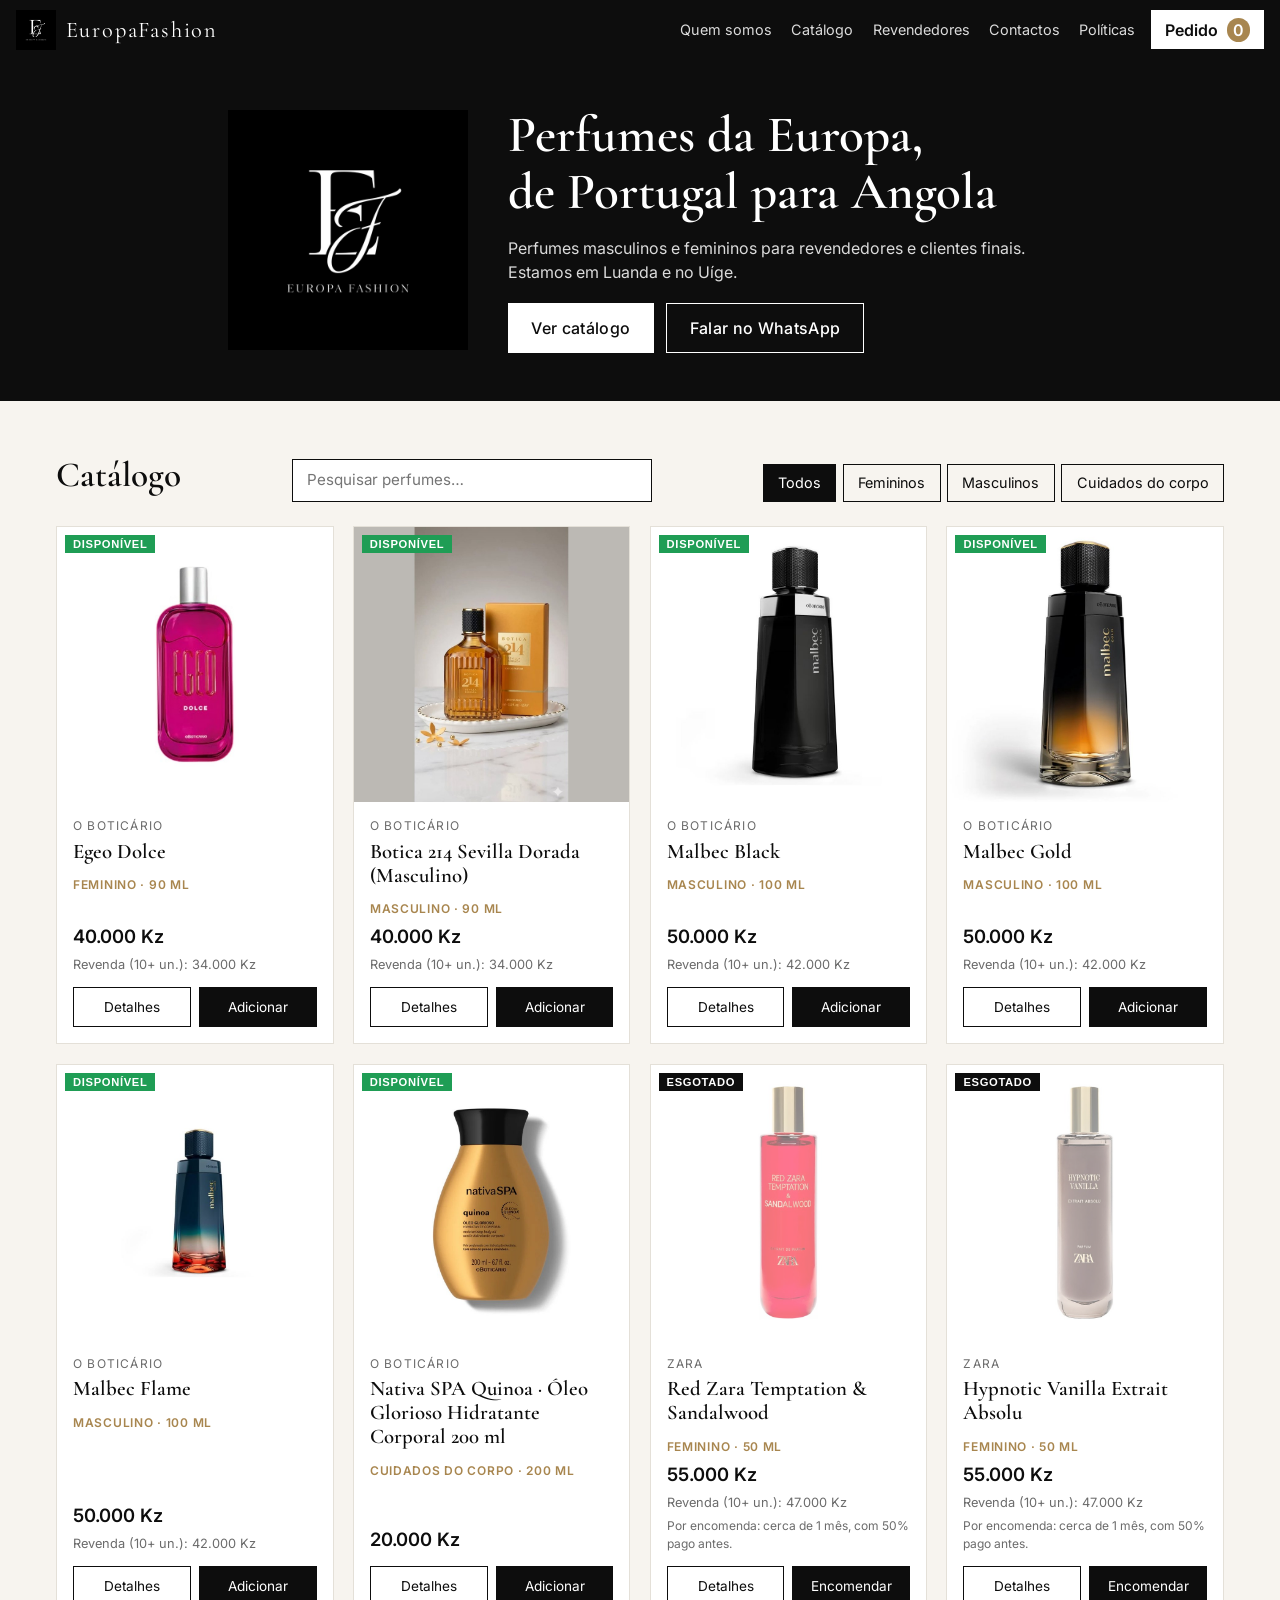
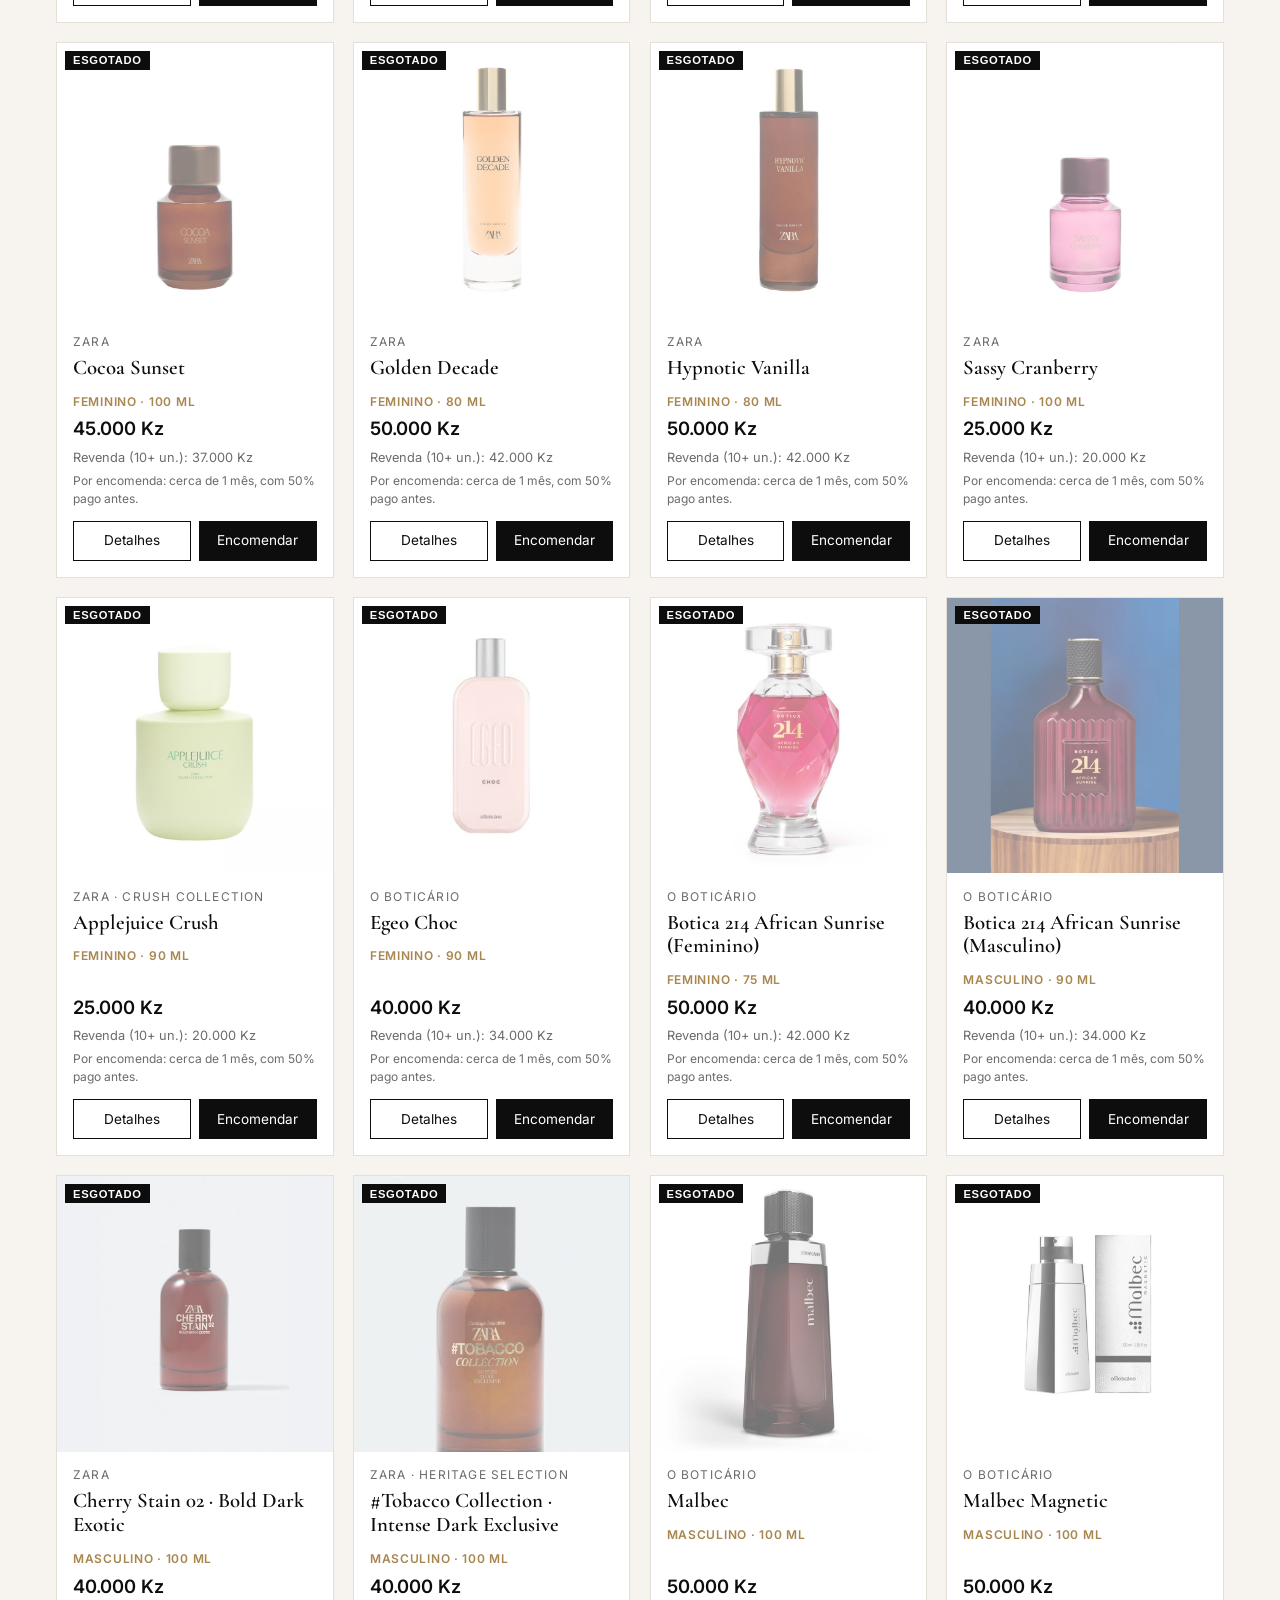
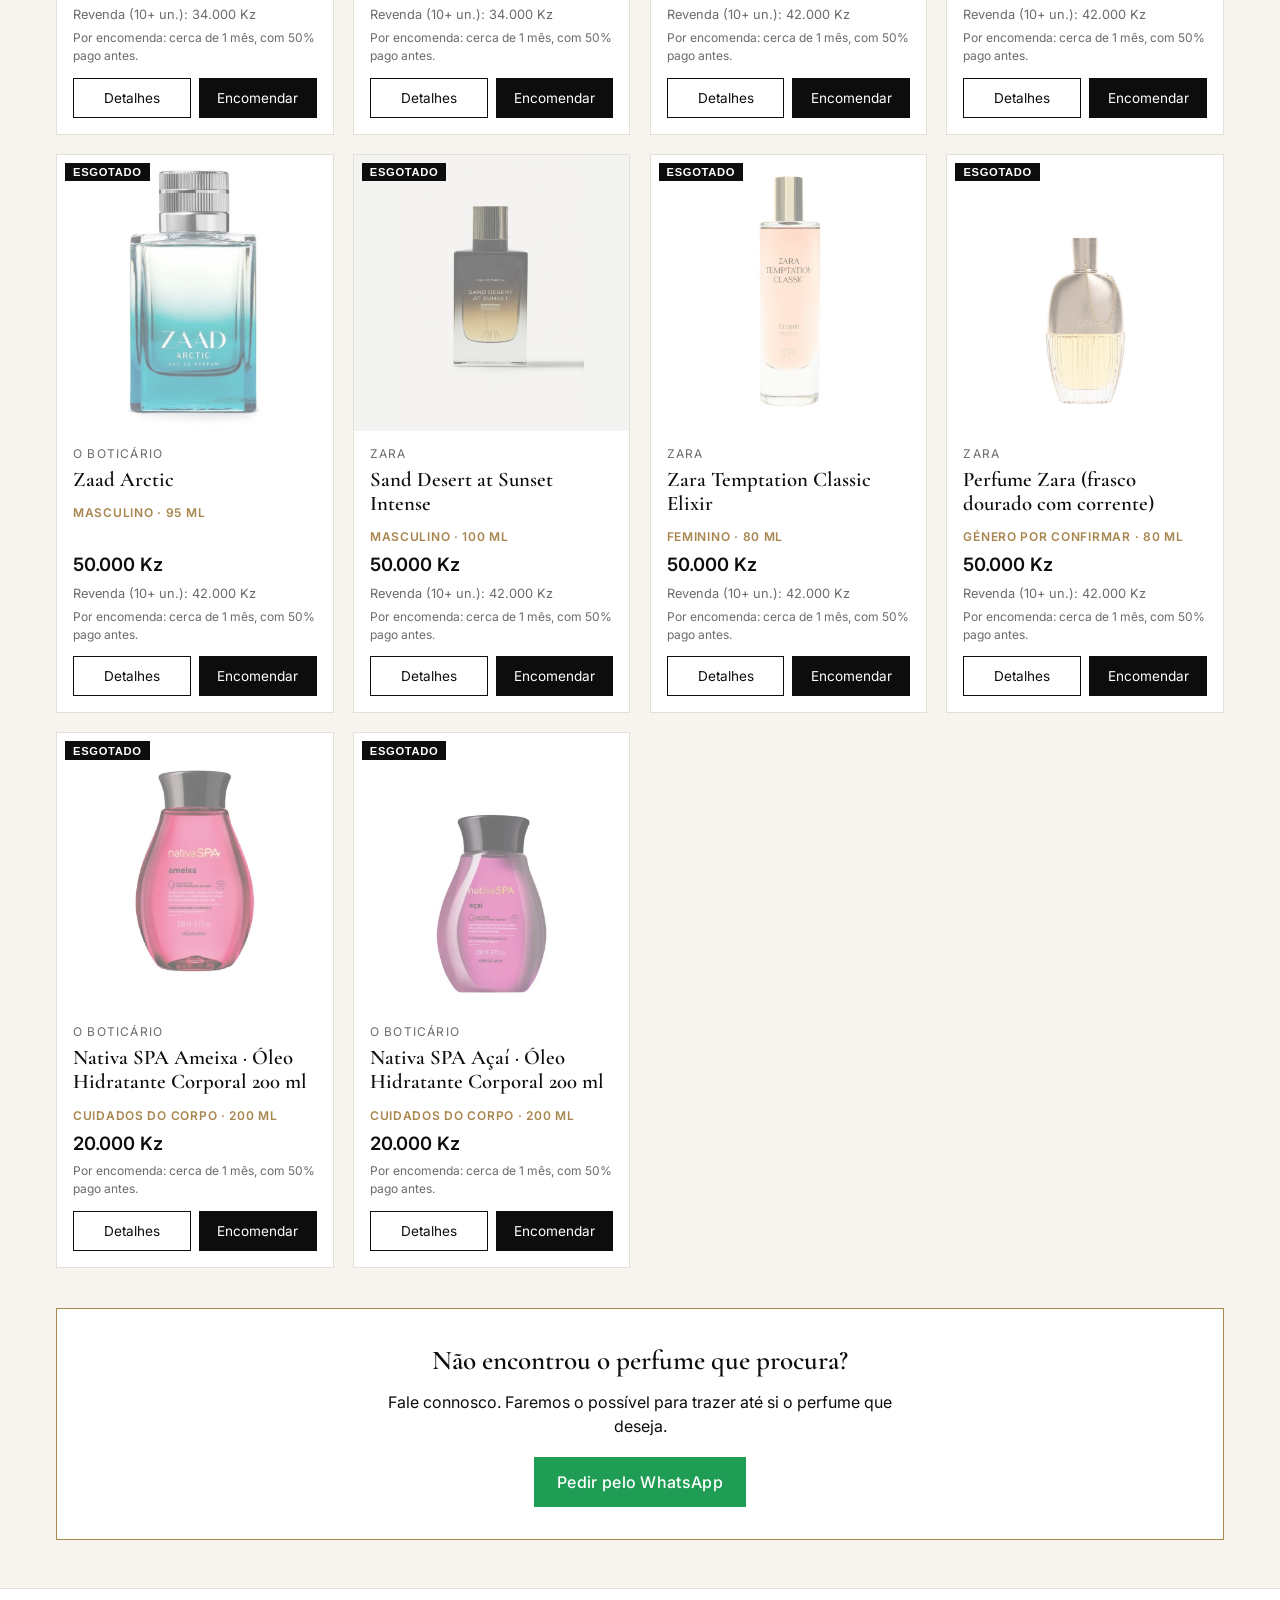
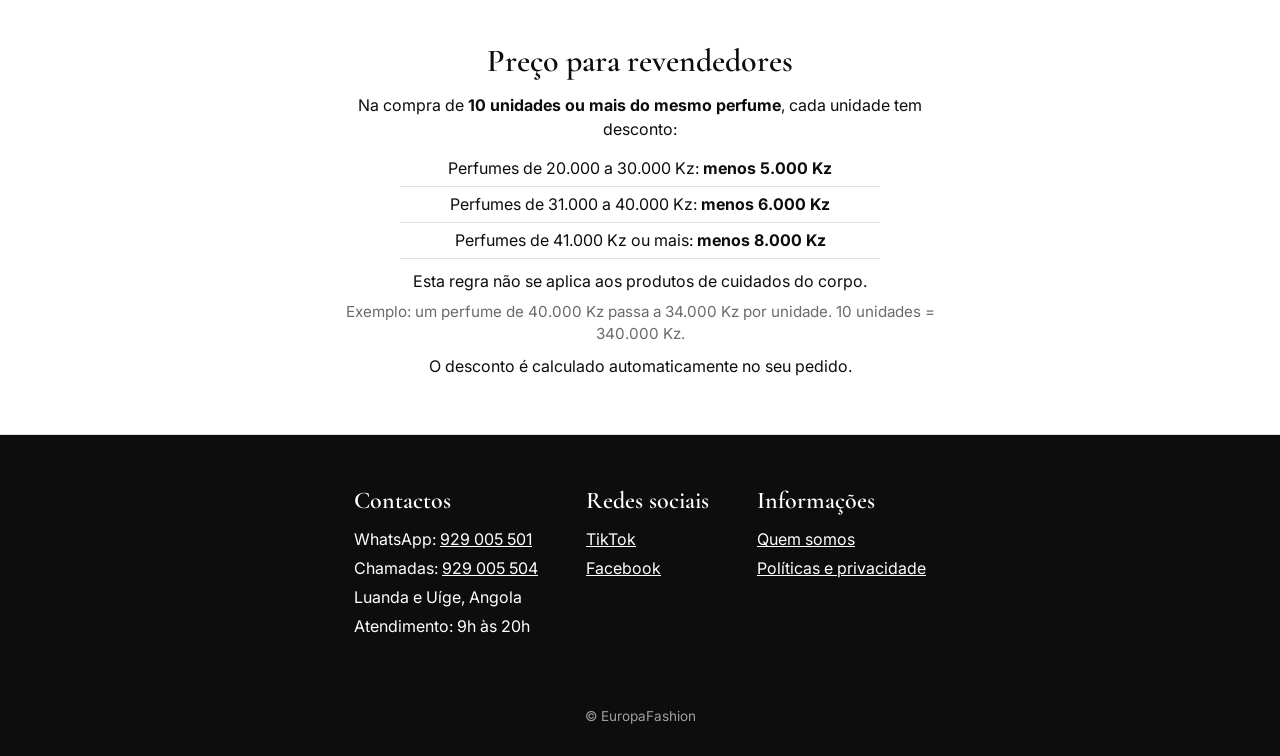
<file: index.html>
<!doctype html>
<html lang="pt">
<head>
<meta charset="utf-8">
<meta name="viewport" content="width=device-width, initial-scale=1">
<title>EuropaFashion · Perfumes</title>
<meta name="description" content="EuropaFashion: perfumes masculinos e femininos trazidos da Europa (Portugal) para Angola. Venda a revendedores e a clientes finais em Luanda e Uíge.">
<link rel="icon" href="imagens/logotipo.jpg">
<link rel="preconnect" href="https://fonts.googleapis.com">
<link rel="preconnect" href="https://fonts.gstatic.com" crossorigin>
<link href="https://fonts.googleapis.com/css2?family=Cormorant+Garamond:wght@500;600&family=Inter:wght@400;500;600&display=swap" rel="stylesheet">
<link rel="stylesheet" href="estilos.css?v=14">
</head>
<body>

<header class="topo">
  <a href="#" class="marca"><img src="imagens/logotipo.jpg" alt="EuropaFashion"><span>EuropaFashion</span></a>
  <button class="btn-menu" id="botaoMenu" aria-expanded="false" aria-controls="menuPrincipal">☰ Menu</button>
  <nav id="menuPrincipal">
    <a href="sobre.html">Quem somos</a>
    <a href="#catalogo">Catálogo</a>
    <a href="#revendedores">Revendedores</a>
    <a href="#contactos">Contactos</a>
    <a href="politicas.html">Políticas</a>
  </nav>
  <button class="btn-carrinho" id="abrirCarrinho" aria-label="Abrir pedido">Pedido <span id="contador">0</span></button>
</header>

<section class="destaque">
  <img src="imagens/logotipo.jpg" alt="Logotipo EuropaFashion" class="destaque-logo">
  <div>
    <h1>Perfumes da Europa,<br>de Portugal para Angola</h1>
    <p>Perfumes masculinos e femininos para revendedores e clientes finais. Estamos em Luanda e no Uíge.</p>
    <div class="destaque-acoes">
      <a href="#catalogo" class="btn">Ver catálogo</a>
      <a href="https://wa.me/244929005501" class="btn btn-claro" target="_blank" rel="noopener">Falar no WhatsApp</a>
    </div>
  </div>
</section>

<main id="catalogo" class="catalogo">
  <div class="catalogo-cabecalho">
    <h2>Catálogo</h2>
    <input type="search" id="pesquisa" class="pesquisa" placeholder="Pesquisar perfumes…" aria-label="Pesquisar perfumes">
    <div class="filtros" role="tablist">
      <button class="ativo" data-filtro="todos">Todos</button>
      <button data-filtro="feminino">Femininos</button>
      <button data-filtro="masculino">Masculinos</button>
      <button data-filtro="corpo"><span class="so-desktop">Cuidados do corpo</span><span class="so-movel">Corpo</span></button>
    </div>
  </div>
  <div class="grelha" id="grelha"></div>
  <div class="pedido-especial">
    <h3>Não encontrou o perfume que procura?</h3>
    <p>Fale connosco. Faremos o possível para trazer até si o perfume que deseja.</p>
    <a href="https://wa.me/244929005501?text=Ol%C3%A1%20EuropaFashion!%20Procuro%20um%20perfume%20que%20n%C3%A3o%20est%C3%A1%20no%20cat%C3%A1logo%3A%20" class="btn btn-whats" target="_blank" rel="noopener">Pedir pelo WhatsApp</a>
  </div>
</main>

<section id="revendedores" class="revenda">
  <h2>Preço para revendedores</h2>
  <p>Na compra de <strong>10 unidades ou mais do mesmo perfume</strong>, cada unidade tem desconto:</p>
  <ul class="escaloes">
    <li>Perfumes de 20.000 a 30.000 Kz: <strong>menos 5.000 Kz</strong></li>
    <li>Perfumes de 31.000 a 40.000 Kz: <strong>menos 6.000 Kz</strong></li>
    <li>Perfumes de 41.000 Kz ou mais: <strong>menos 8.000 Kz</strong></li>
  </ul>
  <p>Esta regra não se aplica aos produtos de cuidados do corpo.</p>
  <p class="exemplo">Exemplo: um perfume de 40.000 Kz passa a 34.000 Kz por unidade. 10 unidades = 340.000 Kz.</p>
  <p>O desconto é calculado automaticamente no seu pedido.</p>
</section>

<footer id="contactos" class="rodape">
  <div>
    <h2>Contactos</h2>
    <p>WhatsApp: <a href="https://wa.me/244929005501" target="_blank" rel="noopener">929 005 501</a></p>
    <p>Chamadas: <a href="tel:+244929005504">929 005 504</a></p>
    <p>Luanda e Uíge, Angola</p>
    <p>Atendimento: 9h às 20h</p>
  </div>
  <div>
    <h2>Redes sociais</h2>
    <p><a href="https://www.tiktok.com/@maria.vita523?_r=1&_t=ZS-9Apds10bwgr" target="_blank" rel="noopener">TikTok</a></p>
    <p><a href="https://www.facebook.com/share/19UxgAJNhX/?mibextid=wwXIfr" target="_blank" rel="noopener">Facebook</a></p>
  </div>
  <div>
    <h2>Informações</h2>
    <p><a href="sobre.html">Quem somos</a></p>
    <p><a href="politicas.html">Políticas e privacidade</a></p>
  </div>
  <p class="copy">© EuropaFashion</p>
</footer>

<!-- Detalhe do produto -->
<dialog id="detalhe"></dialog>

<!-- Pedido -->
<aside class="painel" id="painel" aria-hidden="true">
  <div class="painel-topo">
    <h2>O seu pedido</h2>
    <button id="fecharCarrinho" aria-label="Fechar">✕</button>
  </div>
  <div id="itens"></div>
  <div class="painel-fim">
    <p class="total">Total: <strong id="total">0 Kz</strong></p>
    <button class="btn btn-whats" id="enviarPedido">Enviar pedido pelo WhatsApp</button>
    <p class="nota">O pedido é enviado para o nosso WhatsApp (929 005 501) para confirmação. Consulte as <a href="politicas.html">políticas de pagamento e entrega</a>.</p>
  </div>
</aside>
<div class="sombra" id="sombra"></div>

<script src="produtos.js?v=14"></script>
<script src="loja.js?v=14"></script>
<script src="menu.js?v=14"></script>
</body>
</html>
</file>
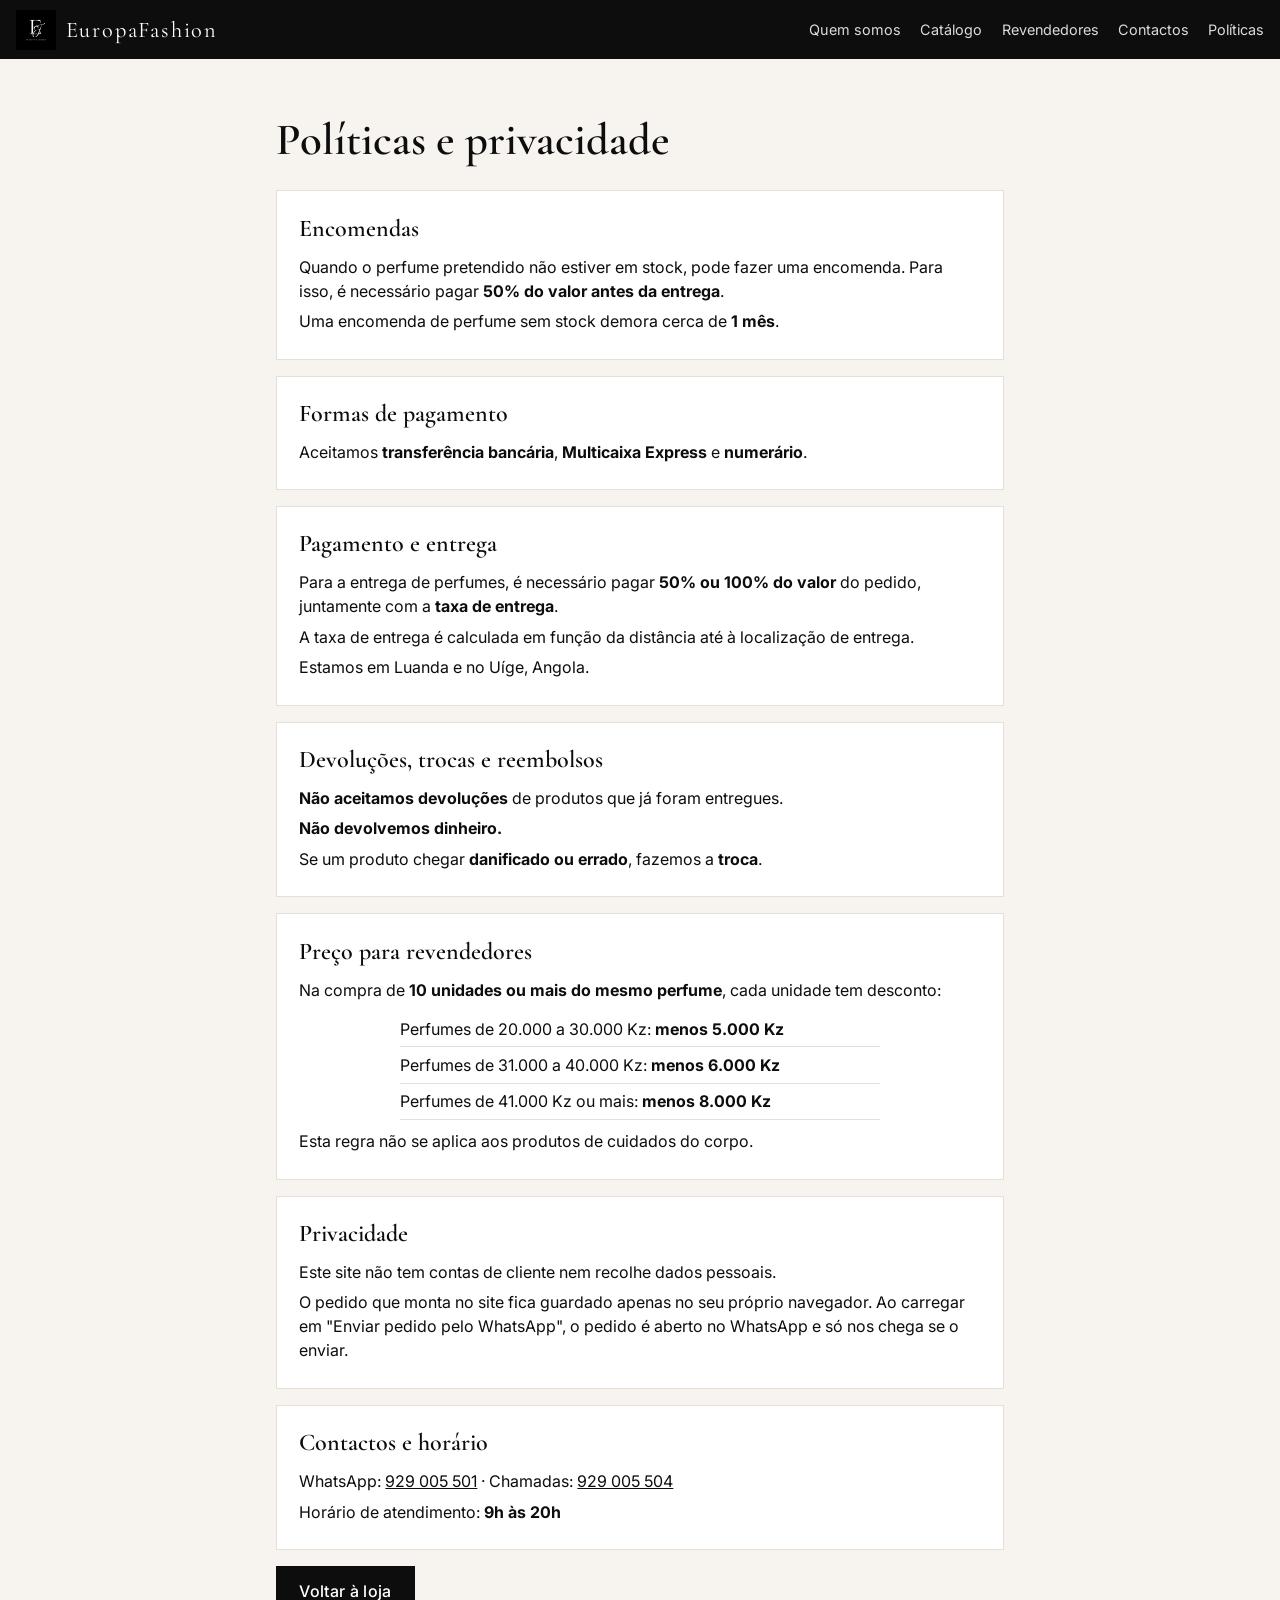
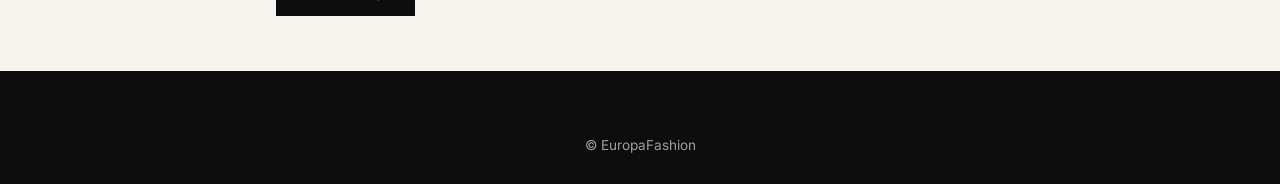
<file: politicas.html>
<!doctype html>
<html lang="pt">
<head>
<meta charset="utf-8">
<meta name="viewport" content="width=device-width, initial-scale=1">
<title>Políticas e privacidade · EuropaFashion</title>
<link rel="icon" href="imagens/logotipo.jpg">
<link rel="preconnect" href="https://fonts.googleapis.com">
<link rel="preconnect" href="https://fonts.gstatic.com" crossorigin>
<link href="https://fonts.googleapis.com/css2?family=Cormorant+Garamond:wght@500;600&family=Inter:wght@400;500;600&display=swap" rel="stylesheet">
<link rel="stylesheet" href="estilos.css?v=14">
</head>
<body>

<header class="topo">
  <a href="index.html" class="marca"><img src="imagens/logotipo.jpg" alt="EuropaFashion"><span>EuropaFashion</span></a>
  <button class="btn-menu" id="botaoMenu" aria-expanded="false" aria-controls="menuPrincipal">☰ Menu</button>
  <nav id="menuPrincipal">
    <a href="sobre.html">Quem somos</a>
    <a href="index.html#catalogo">Catálogo</a>
    <a href="index.html#revendedores">Revendedores</a>
    <a href="index.html#contactos">Contactos</a>
    <a href="politicas.html">Políticas</a>
  </nav>
</header>

<main class="politicas">
  <h1>Políticas e privacidade</h1>

  <section>
    <h2>Encomendas</h2>
    <p>Quando o perfume pretendido não estiver em stock, pode fazer uma encomenda. Para isso, é necessário pagar <strong>50% do valor antes da entrega</strong>.</p>
    <p>Uma encomenda de perfume sem stock demora cerca de <strong>1 mês</strong>.</p>
  </section>

  <section>
    <h2>Formas de pagamento</h2>
    <p>Aceitamos <strong>transferência bancária</strong>, <strong>Multicaixa Express</strong> e <strong>numerário</strong>.</p>
  </section>

  <section>
    <h2>Pagamento e entrega</h2>
    <p>Para a entrega de perfumes, é necessário pagar <strong>50% ou 100% do valor</strong> do pedido, juntamente com a <strong>taxa de entrega</strong>.</p>
    <p>A taxa de entrega é calculada em função da distância até à localização de entrega.</p>
    <p>Estamos em Luanda e no Uíge, Angola.</p>
  </section>

  <section>
    <h2>Devoluções, trocas e reembolsos</h2>
    <p><strong>Não aceitamos devoluções</strong> de produtos que já foram entregues.</p>
    <p><strong>Não devolvemos dinheiro.</strong></p>
    <p>Se um produto chegar <strong>danificado ou errado</strong>, fazemos a <strong>troca</strong>.</p>
  </section>

  <section>
    <h2>Preço para revendedores</h2>
    <p>Na compra de <strong>10 unidades ou mais do mesmo perfume</strong>, cada unidade tem desconto:</p>
    <ul class="escaloes">
      <li>Perfumes de 20.000 a 30.000 Kz: <strong>menos 5.000 Kz</strong></li>
      <li>Perfumes de 31.000 a 40.000 Kz: <strong>menos 6.000 Kz</strong></li>
      <li>Perfumes de 41.000 Kz ou mais: <strong>menos 8.000 Kz</strong></li>
    </ul>
    <p>Esta regra não se aplica aos produtos de cuidados do corpo.</p>
  </section>

  <section>
    <h2>Privacidade</h2>
    <p>Este site não tem contas de cliente nem recolhe dados pessoais.</p>
    <p>O pedido que monta no site fica guardado apenas no seu próprio navegador. Ao carregar em "Enviar pedido pelo WhatsApp", o pedido é aberto no WhatsApp e só nos chega se o enviar.</p>
  </section>

  <section>
    <h2>Contactos e horário</h2>
    <p>WhatsApp: <a href="https://wa.me/244929005501" target="_blank" rel="noopener">929 005 501</a> · Chamadas: <a href="tel:+244929005504">929 005 504</a></p>
    <p>Horário de atendimento: <strong>9h às 20h</strong></p>
  </section>

  <p><a href="index.html" class="btn">Voltar à loja</a></p>
</main>

<footer class="rodape">
  <p class="copy">© EuropaFashion</p>
</footer>
<script src="menu.js?v=14"></script>
</body>
</html>
</file>
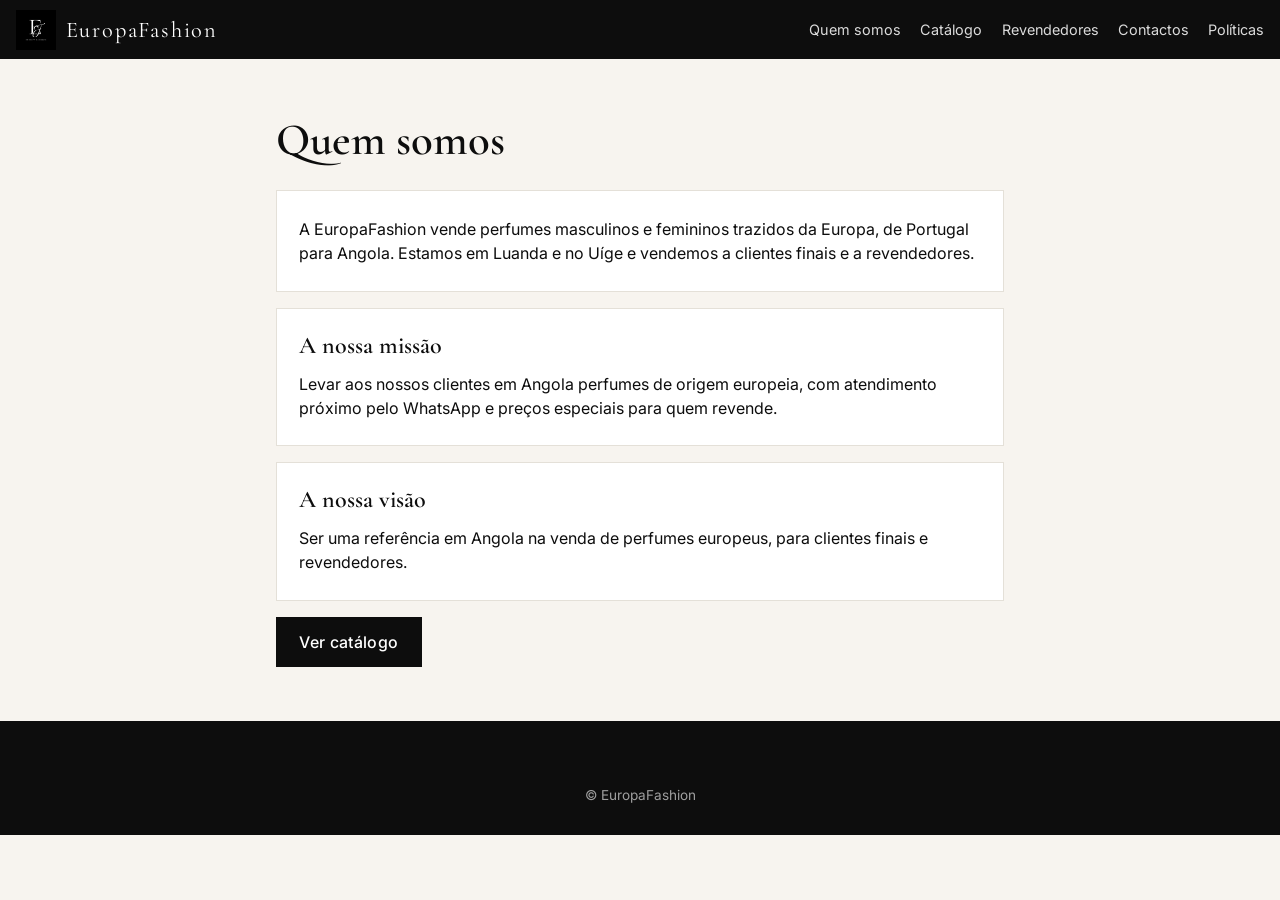
<file: sobre.html>
<!doctype html>
<html lang="pt">
<head>
<meta charset="utf-8">
<meta name="viewport" content="width=device-width, initial-scale=1">
<title>Quem somos · EuropaFashion</title>
<link rel="icon" href="imagens/logotipo.jpg">
<link rel="preconnect" href="https://fonts.googleapis.com">
<link rel="preconnect" href="https://fonts.gstatic.com" crossorigin>
<link href="https://fonts.googleapis.com/css2?family=Cormorant+Garamond:wght@500;600&family=Inter:wght@400;500;600&display=swap" rel="stylesheet">
<link rel="stylesheet" href="estilos.css?v=14">
</head>
<body>

<header class="topo">
  <a href="index.html" class="marca"><img src="imagens/logotipo.jpg" alt="EuropaFashion"><span>EuropaFashion</span></a>
  <button class="btn-menu" id="botaoMenu" aria-expanded="false" aria-controls="menuPrincipal">☰ Menu</button>
  <nav id="menuPrincipal">
    <a href="sobre.html">Quem somos</a>
    <a href="index.html#catalogo">Catálogo</a>
    <a href="index.html#revendedores">Revendedores</a>
    <a href="index.html#contactos">Contactos</a>
    <a href="politicas.html">Políticas</a>
  </nav>
</header>

<main class="politicas">
  <h1>Quem somos</h1>

  <section>
    <p>A EuropaFashion vende perfumes masculinos e femininos trazidos da Europa, de Portugal para Angola. Estamos em Luanda e no Uíge e vendemos a clientes finais e a revendedores.</p>
  </section>

  <section>
    <h2>A nossa missão</h2>
    <p>Levar aos nossos clientes em Angola perfumes de origem europeia, com atendimento próximo pelo WhatsApp e preços especiais para quem revende.</p>
  </section>

  <section>
    <h2>A nossa visão</h2>
    <p>Ser uma referência em Angola na venda de perfumes europeus, para clientes finais e revendedores.</p>
  </section>

  <p><a href="index.html#catalogo" class="btn">Ver catálogo</a></p>
</main>

<footer class="rodape">
  <p class="copy">© EuropaFashion</p>
</footer>
<script src="menu.js?v=14"></script>
</body>
</html>
</file>
<file: estilos.css>
:root {
  --preto: #0d0d0d;
  --branco: #ffffff;
  --creme: #f7f4ef;
  --cinza: #6b6b6b;
  --linha: #e4e0d8;
  --dourado: #a8864f;
  --whats: #1f9d55;
}
* { box-sizing: border-box; }
html { scroll-behavior: smooth; }
body {
  margin: 0;
  font-family: "Inter", system-ui, sans-serif;
  color: var(--preto);
  background: var(--creme);
  line-height: 1.5;
}
h1, h2, h3 { font-family: "Cormorant Garamond", Georgia, serif; font-weight: 600; margin: 0 0 .5rem; }
a { color: inherit; }
img { max-width: 100%; display: block; }

.btn {
  display: inline-block; padding: .75rem 1.4rem; border: 1px solid var(--preto);
  background: var(--preto); color: var(--branco); text-decoration: none; font: inherit;
  font-weight: 500; cursor: pointer; letter-spacing: .02em;
}
.btn-claro { background: transparent; color: var(--branco); border-color: var(--branco); }
.btn-whats { background: var(--whats); border-color: var(--whats); width: 100%; }

/* Topo */
.topo {
  position: sticky; top: 0; z-index: 10; display: flex; align-items: center; gap: 1rem;
  padding: .6rem 1rem; background: var(--preto); color: var(--branco);
}
.marca { display: flex; align-items: center; gap: .6rem; text-decoration: none; margin-right: auto; }
.marca img { width: 40px; height: 40px; }
.marca span { font-family: "Cormorant Garamond", serif; font-size: 1.4rem; letter-spacing: .08em; }
.topo nav { display: flex; gap: 1.2rem; }
.topo nav a { text-decoration: none; font-size: .9rem; opacity: .85; }
.topo nav a:hover { opacity: 1; }
.btn-carrinho {
  background: var(--branco); color: var(--preto); border: 0; padding: .45rem .9rem; font: inherit;
  font-weight: 600; cursor: pointer;
}
.btn-carrinho span { display: inline-block; min-width: 1.4em; background: var(--dourado); color: #fff; border-radius: 1em; padding: 0 .35em; margin-left: .3em; }

/* Destaque */
.destaque {
  display: flex; align-items: center; gap: 2.5rem; padding: 3rem 1rem;
  background: var(--preto); color: var(--branco); justify-content: center;
}
.destaque-logo { width: 240px; }
.destaque h1 { font-size: clamp(2rem, 5vw, 3.2rem); line-height: 1.1; }
.destaque p { max-width: 34rem; opacity: .85; }
.destaque-acoes { display: flex; gap: .8rem; flex-wrap: wrap; margin-top: 1.2rem; }
.destaque .btn:first-child { background: var(--branco); color: var(--preto); border-color: var(--branco); }

/* Catálogo */
.catalogo { max-width: 1200px; margin: 0 auto; padding: 3rem 1rem; }
.catalogo-cabecalho { display: flex; justify-content: space-between; align-items: end; flex-wrap: wrap; gap: 1rem; margin-bottom: 1.5rem; }
.catalogo h2 { font-size: 2.2rem; margin: 0; }
.filtros { display: flex; gap: .4rem; flex-wrap: wrap; }
.filtros button {
  border: 1px solid var(--preto); background: transparent; padding: .45rem .9rem; font: inherit;
  font-size: .9rem; cursor: pointer;
}
.filtros button.ativo { background: var(--preto); color: var(--branco); }

.grelha { display: grid; grid-template-columns: repeat(auto-fill, minmax(230px, 1fr)); gap: 1.2rem; }
.cartao { background: var(--branco); border: 1px solid var(--linha); display: flex; flex-direction: column; }
.cartao-img { aspect-ratio: 1; background: #fff; cursor: pointer; border: 0; padding: 0; }
.cartao-img img { width: 100%; height: 100%; object-fit: contain; }
.cartao-corpo { padding: .9rem 1rem 1rem; display: flex; flex-direction: column; gap: .3rem; flex: 1; }
.cartao-marca { font-size: .75rem; letter-spacing: .1em; text-transform: uppercase; color: var(--cinza); }
.cartao h3 { font-size: 1.3rem; line-height: 1.15; }
.etiqueta { font-size: .75rem; color: var(--dourado); font-weight: 600; text-transform: uppercase; letter-spacing: .06em; }
.preco { font-size: 1.15rem; font-weight: 600; margin-top: auto; }
.preco-revenda { font-size: .8rem; color: var(--cinza); }
.cartao-acoes { display: flex; gap: .5rem; margin-top: .5rem; }
.cartao-acoes button { flex: 1; padding: .55rem; font: inherit; font-size: .85rem; cursor: pointer; border: 1px solid var(--preto); background: transparent; }
.cartao-acoes .adicionar { background: var(--preto); color: var(--branco); }

/* Detalhe */
dialog { border: 0; padding: 0; max-width: 820px; width: calc(100% - 2rem); }
dialog::backdrop { background: rgba(0,0,0,.6); }
.detalhe { display: grid; grid-template-columns: 1fr 1.2fr; }
.detalhe img { width: 100%; height: 100%; object-fit: contain; background: #fff; }
.detalhe-texto { padding: 1.6rem; position: relative; }
.detalhe-texto .fechar { position: absolute; top: .6rem; right: .8rem; background: none; border: 0; font-size: 1.3rem; cursor: pointer; }
.detalhe-texto h3 { font-size: 1.8rem; padding-right: 1.5rem; }
.detalhe dl { margin: 1rem 0; font-size: .92rem; }
.detalhe dt { font-weight: 600; margin-top: .5rem; }
.detalhe dd { margin: 0; }
.aviso { background: var(--creme); border-left: 3px solid var(--dourado); padding: .7rem .9rem; font-size: .9rem; }
.fonte { font-size: .8rem; color: var(--cinza); }

/* Revendedores */
.revenda { background: var(--branco); border-top: 1px solid var(--linha); border-bottom: 1px solid var(--linha); padding: 3rem 1rem; text-align: center; }
.revenda h2 { font-size: 2rem; }
.revenda p { max-width: 40rem; margin: .5rem auto; }
.revenda .exemplo { color: var(--cinza); font-size: .95rem; }

/* Rodapé */
.rodape { background: var(--preto); color: var(--branco); padding: 3rem 1rem 1.5rem; display: flex; flex-wrap: wrap; gap: 3rem; justify-content: center; }
.rodape h2 { font-size: 1.5rem; }
.rodape p { margin: .3rem 0; }
.rodape .copy { width: 100%; text-align: center; opacity: .6; font-size: .85rem; margin-top: 1rem; }

/* Pedido */
.painel {
  position: fixed; top: 0; right: 0; bottom: 0; width: min(420px, 100%); background: var(--branco);
  z-index: 30; transform: translateX(100%); transition: transform .25s; display: flex; flex-direction: column;
}
.painel.aberto { transform: none; }
.painel-topo { display: flex; justify-content: space-between; align-items: center; padding: 1rem; border-bottom: 1px solid var(--linha); }
.painel-topo h2 { margin: 0; }
.painel-topo button { background: none; border: 0; font-size: 1.3rem; cursor: pointer; }
#itens { flex: 1; overflow-y: auto; padding: 0 1rem; }
.item { display: grid; grid-template-columns: 60px 1fr; gap: .8rem; padding: .9rem 0; border-bottom: 1px solid var(--linha); }
.item img { width: 60px; height: 60px; object-fit: contain; }
.item-nome { font-weight: 600; font-size: .92rem; }
.item-preco { font-size: .85rem; color: var(--cinza); }
.item-revenda { font-size: .78rem; color: var(--whats); font-weight: 600; }
.qtd { display: flex; align-items: center; gap: .4rem; margin-top: .3rem; }
.qtd button { width: 28px; height: 28px; border: 1px solid var(--preto); background: none; cursor: pointer; }
.qtd input { width: 52px; text-align: center; height: 28px; border: 1px solid var(--linha); font: inherit; }
.qtd .remover { width: auto; border: 0; text-decoration: underline; font-size: .8rem; margin-left: auto; }
.vazio { color: var(--cinza); padding: 2rem 0; text-align: center; }
.painel-fim { padding: 1rem; border-top: 1px solid var(--linha); }
.total { font-size: 1.15rem; margin: 0 0 .8rem; }
.nota { font-size: .8rem; color: var(--cinza); margin: .6rem 0 0; }
.sombra { position: fixed; inset: 0; background: rgba(0,0,0,.45); z-index: 20; display: none; }
.sombra.ativa { display: block; }

@media (max-width: 720px) {
  .topo nav { display: none; }
  .destaque { flex-direction: column; text-align: center; padding: 2rem 1rem; gap: 1rem; }
  .destaque-logo { width: 150px; }
  .destaque-acoes { justify-content: center; }
  .detalhe { grid-template-columns: 1fr; }
  .detalhe img { max-height: 300px; }
  .grelha { grid-template-columns: repeat(2, 1fr); gap: .7rem; }
  .cartao h3 { font-size: 1.1rem; }
  .cartao-acoes { flex-direction: column; }
}

/* Página de políticas */
.politicas { max-width: 760px; margin: 0 auto; padding: 3rem 1rem; }
.politicas h1 { font-size: clamp(2rem, 5vw, 2.8rem); }
.politicas section { background: var(--branco); border: 1px solid var(--linha); padding: 1.2rem 1.4rem; margin: 1rem 0; }
.politicas h2 { font-size: 1.5rem; }
.politicas p { margin: .4rem 0; }
.escaloes { list-style: none; padding: 0; margin: .6rem auto; max-width: 30rem; }
.escaloes li { padding: .35rem 0; border-bottom: 1px solid var(--linha); }
.pesquisa {
  flex: 1 1 240px; max-width: 360px; padding: .55rem .9rem; font: inherit; font-size: .95rem;
  border: 1px solid var(--preto); background: var(--branco);
}
.sem-resultados { grid-column: 1 / -1; text-align: center; color: var(--cinza); padding: 2rem 0; }
@media (max-width: 720px) { .pesquisa { max-width: none; width: 100%; } }
.pedido-especial { margin-top: 2.5rem; padding: 2rem 1.5rem; text-align: center; background: var(--branco); border: 1px solid var(--dourado); }
.pedido-especial h3 { font-size: 1.7rem; }
.pedido-especial p { margin: .3rem auto 1.2rem; max-width: 34rem; }
.pedido-especial .btn-whats { width: auto; }

/* Correções para telemóvel / iPhone (Safari pinta os botões de azul por defeito) */
button, input { -webkit-appearance: none; appearance: none; border-radius: 0; color: var(--preto); }
.filtros button { color: var(--preto); }
.filtros button.ativo, .cartao-acoes .adicionar, .btn { color: var(--branco); }
.btn-carrinho { color: var(--preto); }
.topo, .destaque { padding-left: max(1rem, env(safe-area-inset-left)); padding-right: max(1rem, env(safe-area-inset-right)); }

@media (max-width: 720px) {
  .catalogo { padding-top: 2rem; }
  .catalogo-cabecalho { flex-direction: column; align-items: stretch; gap: .8rem; min-width: 0; }
  .catalogo-cabecalho > * { min-width: 0; max-width: 100%; }
  .catalogo { overflow-x: clip; }
  .catalogo h2 { font-size: 2rem; }
  .pesquisa { flex: none; font-size: 16px; padding: .7rem .9rem; } /* 16px evita o zoom automático do iPhone */
  .filtros {
    flex-wrap: nowrap; overflow-x: auto; gap: .4rem; padding-bottom: .2rem;
    scrollbar-width: none; -webkit-overflow-scrolling: touch;
  }
  .filtros::-webkit-scrollbar { display: none; }
  .filtros button { flex: none; padding: .5rem .9rem; font-size: .9rem; white-space: nowrap; border-radius: 999px; }
  .cartao-corpo { padding: .7rem .7rem .8rem; }
  .cartao-marca { font-size: .68rem; }
  .preco { font-size: 1.05rem; }
  .preco-revenda { font-size: .72rem; }
  .cartao-acoes button { padding: .5rem; font-size: .82rem; }
}
.so-movel { display: none; }
@media (max-width: 720px) { .so-desktop { display: none; } .so-movel { display: inline; } }

/* Menu do telemóvel */
.btn-menu { display: none; }
@media (max-width: 720px) {
  .marca span { font-size: 1.15rem; }
  .btn-menu {
    display: inline-block; background: transparent; color: var(--branco); border: 1px solid var(--branco);
    padding: .45rem .8rem; font: inherit; font-size: .9rem; font-weight: 600; cursor: pointer; white-space: nowrap;
  }
  .topo nav#menuPrincipal {
    display: none; position: absolute; top: 100%; left: 0; right: 0; flex-direction: column; gap: 0;
    background: var(--preto); border-top: 1px solid #333; padding: .4rem 0; box-shadow: 0 8px 20px rgba(0,0,0,.35);
  }
  .topo nav#menuPrincipal.aberto { display: flex; }
  .topo nav#menuPrincipal a { padding: .9rem 1.2rem; font-size: 1.05rem; opacity: 1; border-bottom: 1px solid #222; }
  .topo nav#menuPrincipal a:last-child { border-bottom: 0; }
}
@media (max-width: 720px) {
  .topo { gap: .5rem; }
  .btn-carrinho { white-space: nowrap; padding: .45rem .7rem; }
}
@media (max-width: 420px) {
  .marca span { display: none; } /* em ecrãs estreitos fica só o logotipo */
}

/* Stock: selo na imagem e aviso de encomenda */
.cartao-img { position: relative; }
.selo { position: absolute; top: .5rem; left: .5rem; font-size: .7rem; font-weight: 600; text-transform: uppercase; letter-spacing: .06em; padding: .2rem .5rem; }
.selo-disponivel { background: var(--whats); color: #fff; }
.selo-esgotado { background: var(--preto); color: #fff; }
.cartao.esgotado .cartao-img img { opacity: .55; }
.por-encomenda { font-size: .75rem; color: var(--cinza); }
.disponivel { color: var(--whats); font-weight: 600; font-size: .9rem; }
</file>
